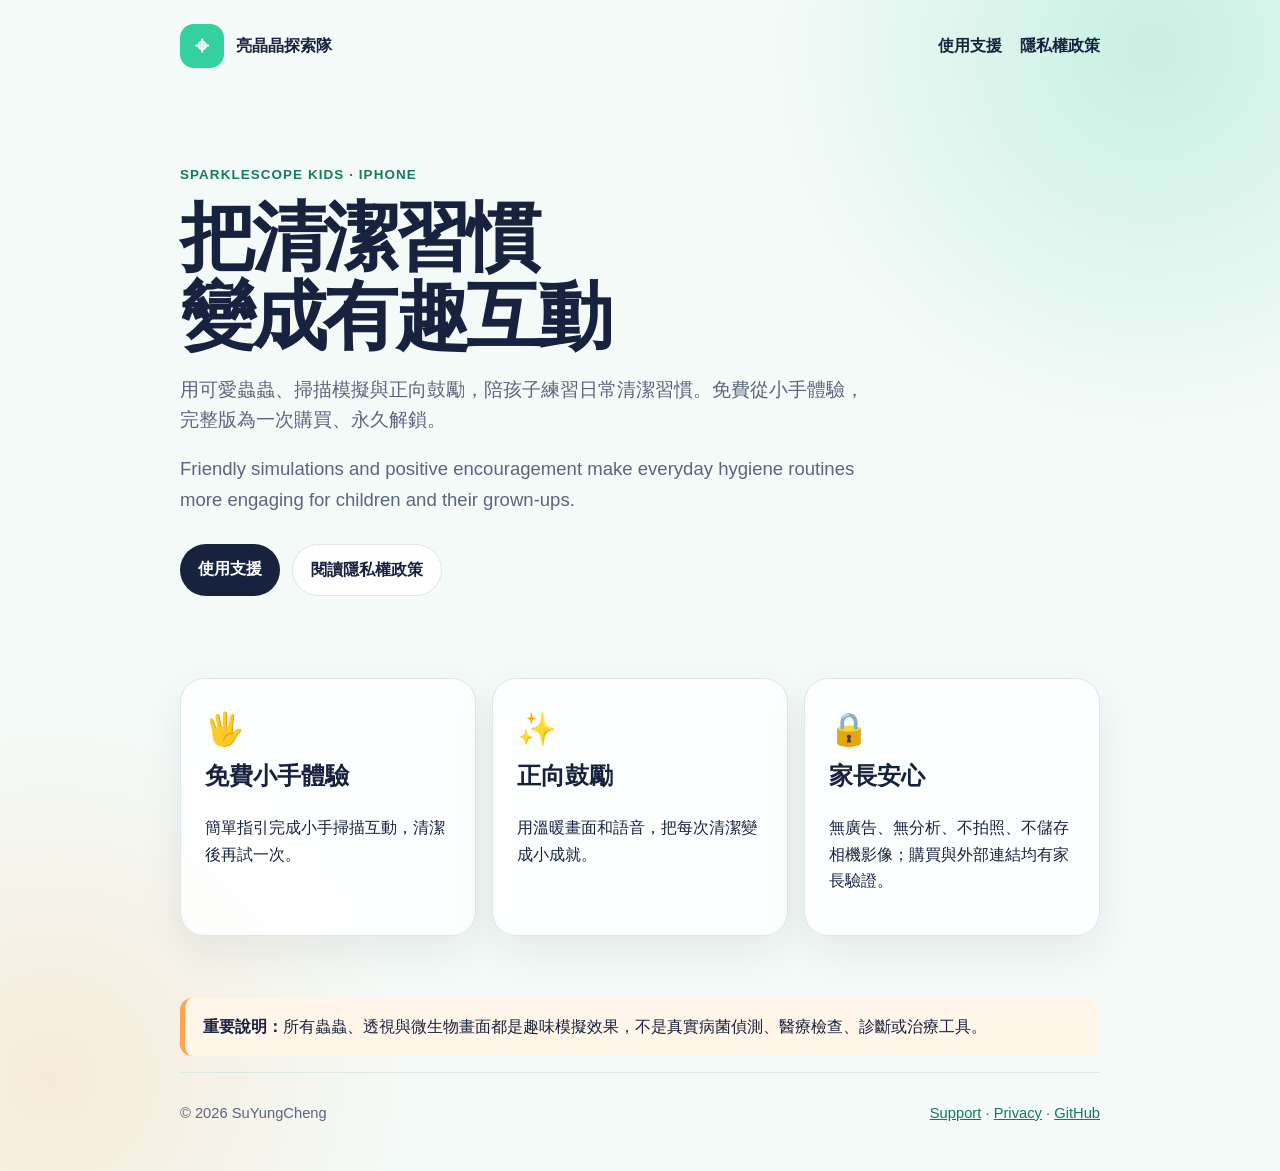
<file: index.html>
<!doctype html>
<html lang="zh-Hant">
<head>
  <meta charset="utf-8">
  <meta name="viewport" content="width=device-width, initial-scale=1">
  <meta name="description" content="亮晶晶探索隊 SparkleScope Kids：兒童清潔習慣互動體驗。">
  <title>亮晶晶探索隊 · SparkleScope Kids</title>
  <link rel="stylesheet" href="assets/styles.css">
</head>
<body>
  <div class="shell">
    <header>
      <a class="brand" href="./"><span class="mark" aria-hidden="true">⌖</span><span>亮晶晶探索隊</span></a>
      <nav aria-label="Main navigation"><a href="support/">使用支援</a><a href="privacy/">隱私權政策</a></nav>
    </header>
    <main>
      <section class="hero">
        <div class="eyebrow">SparkleScope Kids · iPhone</div>
        <h1>把清潔習慣<br>變成有趣互動</h1>
        <p class="lede">用可愛蟲蟲、掃描模擬與正向鼓勵，陪孩子練習日常清潔習慣。免費從小手體驗，完整版為一次購買、永久解鎖。</p>
        <p class="lede">Friendly simulations and positive encouragement make everyday hygiene routines more engaging for children and their grown-ups.</p>
        <div class="actions"><a class="button" href="support/">使用支援</a><a class="button secondary" href="privacy/">閱讀隱私權政策</a></div>
      </section>
      <section class="grid" aria-label="Features">
        <article class="card"><div class="icon" aria-hidden="true">🖐️</div><h2>免費小手體驗</h2><p>簡單指引完成小手掃描互動，清潔後再試一次。</p></article>
        <article class="card"><div class="icon" aria-hidden="true">✨</div><h2>正向鼓勵</h2><p>用溫暖畫面和語音，把每次清潔變成小成就。</p></article>
        <article class="card"><div class="icon" aria-hidden="true">🔒</div><h2>家長安心</h2><p>無廣告、無分析、不拍照、不儲存相機影像；購買與外部連結均有家長驗證。</p></article>
      </section>
      <p class="notice"><strong>重要說明：</strong>所有蟲蟲、透視與微生物畫面都是趣味模擬效果，不是真實病菌偵測、醫療檢查、診斷或治療工具。</p>
    </main>
    <footer><div class="row"><span>© 2026 SuYungCheng</span><span><a href="support/">Support</a> · <a href="privacy/">Privacy</a> · <a href="https://github.com/SuYungCheng">GitHub</a></span></div></footer>
  </div>
</body>
</html>
</file>
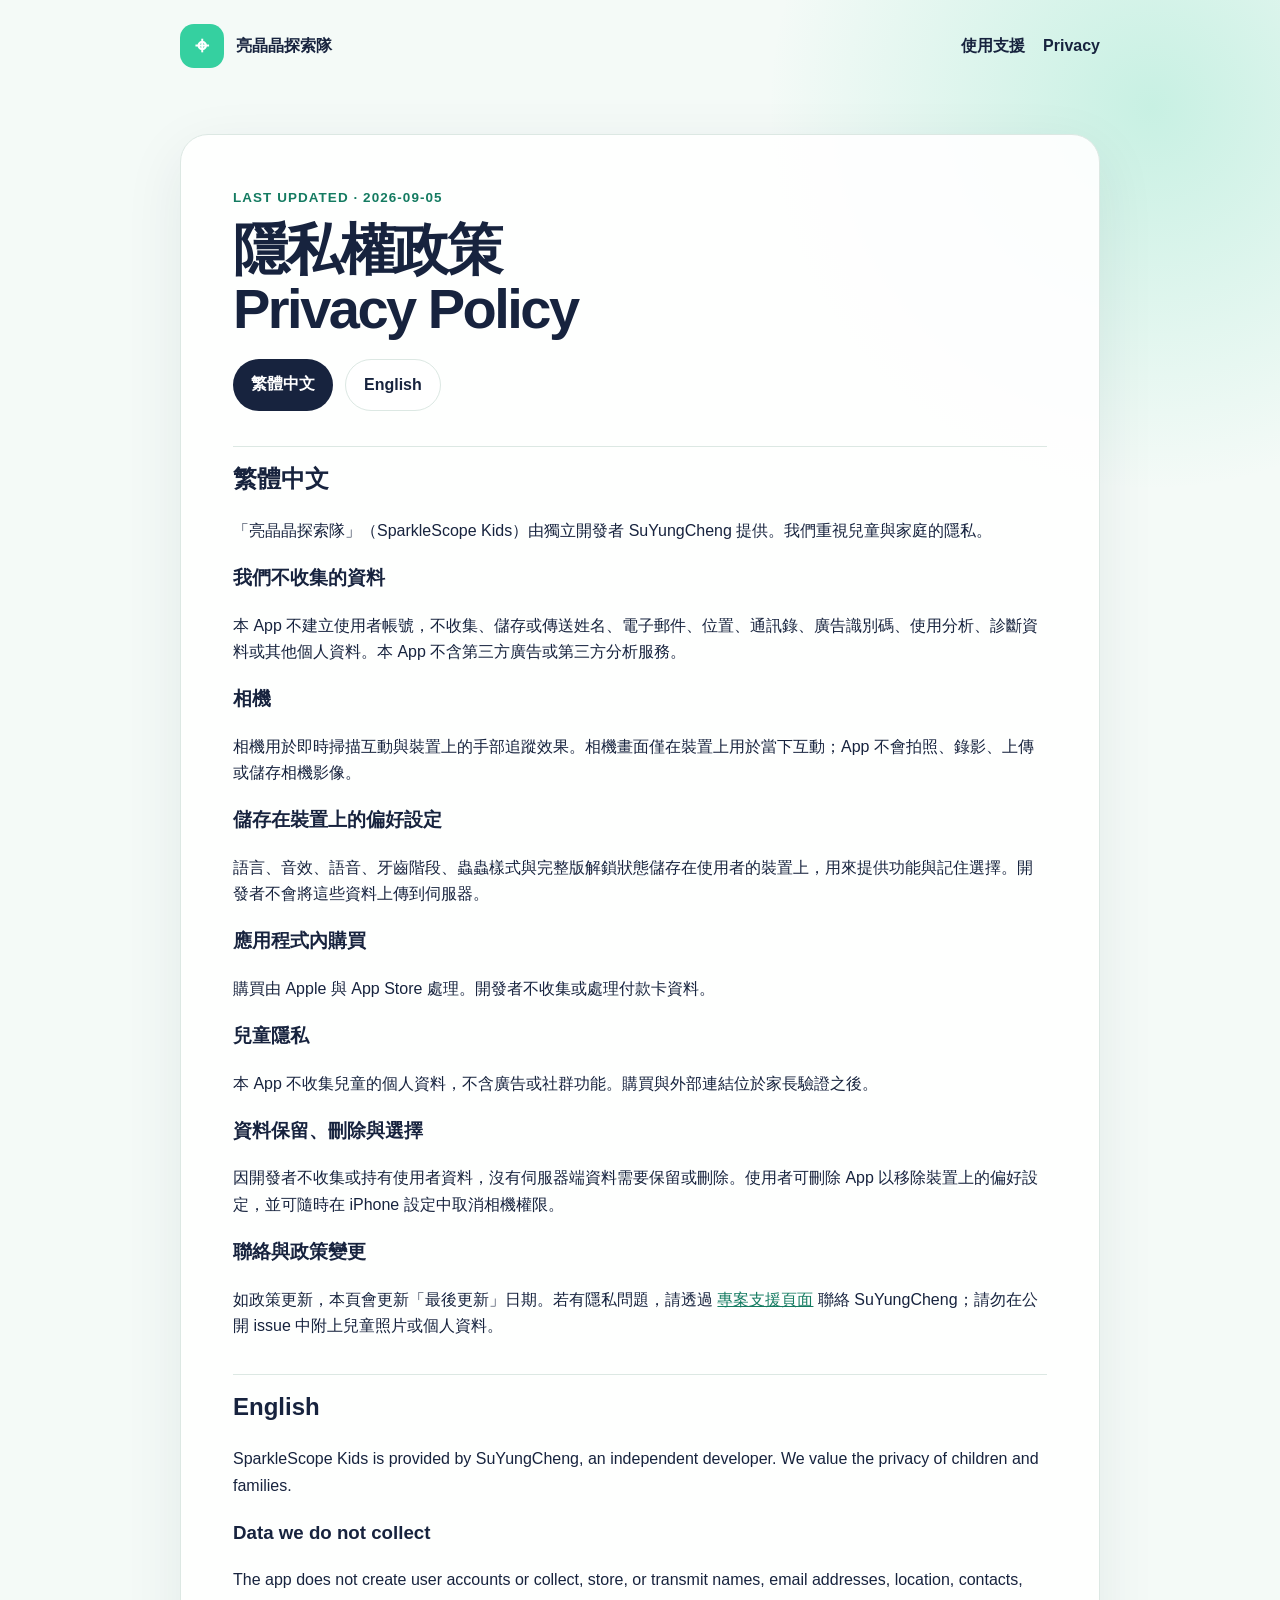
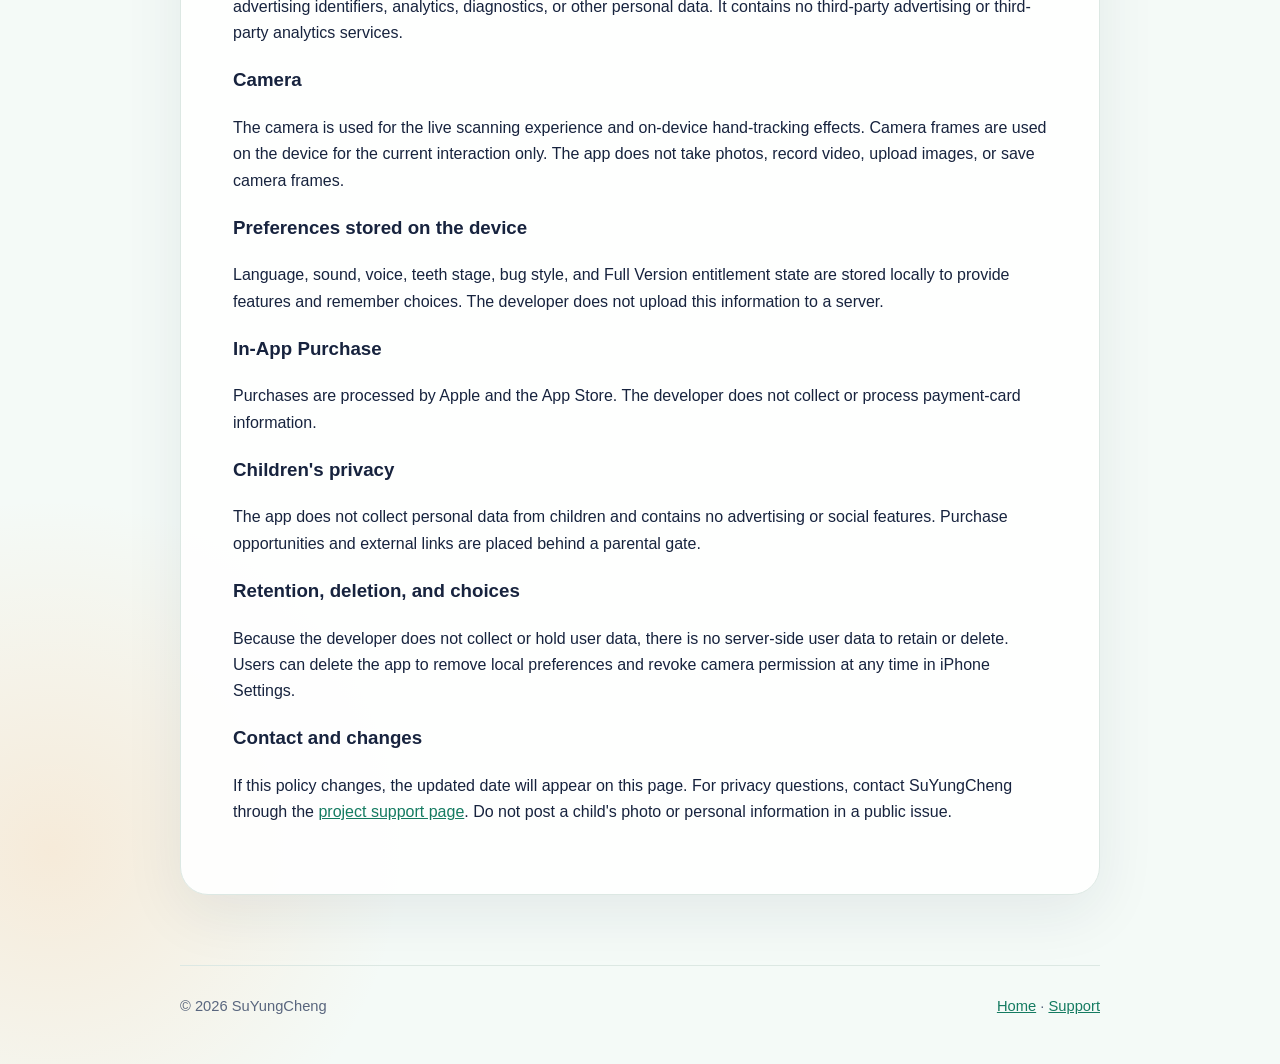
<file: privacy/index.html>
<!doctype html>
<html lang="zh-Hant">
<head>
  <meta charset="utf-8">
  <meta name="viewport" content="width=device-width, initial-scale=1">
  <meta name="description" content="亮晶晶探索隊 SparkleScope Kids 隱私權政策。">
  <title>隱私權政策 · 亮晶晶探索隊</title>
  <link rel="stylesheet" href="../assets/styles.css">
</head>
<body>
  <div class="shell">
    <header><a class="brand" href="../"><span class="mark" aria-hidden="true">⌖</span><span>亮晶晶探索隊</span></a><nav><a href="../support/">使用支援</a><a href="./">Privacy</a></nav></header>
    <main class="article">
      <article class="article-card">
        <div class="eyebrow">Last updated · 2026-09-05</div>
        <h1>隱私權政策<br><span lang="en">Privacy Policy</span></h1>
        <div class="lang-jump"><a class="button" href="#zh">繁體中文</a><a class="button secondary" href="#en">English</a></div>

        <section id="zh">
          <h2>繁體中文</h2>
          <p>「亮晶晶探索隊」（SparkleScope Kids）由獨立開發者 SuYungCheng 提供。我們重視兒童與家庭的隱私。</p>
          <h3>我們不收集的資料</h3>
          <p>本 App 不建立使用者帳號，不收集、儲存或傳送姓名、電子郵件、位置、通訊錄、廣告識別碼、使用分析、診斷資料或其他個人資料。本 App 不含第三方廣告或第三方分析服務。</p>
          <h3>相機</h3>
          <p>相機用於即時掃描互動與裝置上的手部追蹤效果。相機畫面僅在裝置上用於當下互動；App 不會拍照、錄影、上傳或儲存相機影像。</p>
          <h3>儲存在裝置上的偏好設定</h3>
          <p>語言、音效、語音、牙齒階段、蟲蟲樣式與完整版解鎖狀態儲存在使用者的裝置上，用來提供功能與記住選擇。開發者不會將這些資料上傳到伺服器。</p>
          <h3>應用程式內購買</h3>
          <p>購買由 Apple 與 App Store 處理。開發者不收集或處理付款卡資料。</p>
          <h3>兒童隱私</h3>
          <p>本 App 不收集兒童的個人資料，不含廣告或社群功能。購買與外部連結位於家長驗證之後。</p>
          <h3>資料保留、刪除與選擇</h3>
          <p>因開發者不收集或持有使用者資料，沒有伺服器端資料需要保留或刪除。使用者可刪除 App 以移除裝置上的偏好設定，並可隨時在 iPhone 設定中取消相機權限。</p>
          <h3>聯絡與政策變更</h3>
          <p>如政策更新，本頁會更新「最後更新」日期。若有隱私問題，請透過 <a href="https://github.com/SuYungCheng/sparklescope-kids-support/issues/new">專案支援頁面</a> 聯絡 SuYungCheng；請勿在公開 issue 中附上兒童照片或個人資料。</p>
        </section>

        <section id="en" lang="en">
          <h2>English</h2>
          <p>SparkleScope Kids is provided by SuYungCheng, an independent developer. We value the privacy of children and families.</p>
          <h3>Data we do not collect</h3>
          <p>The app does not create user accounts or collect, store, or transmit names, email addresses, location, contacts, advertising identifiers, analytics, diagnostics, or other personal data. It contains no third-party advertising or third-party analytics services.</p>
          <h3>Camera</h3>
          <p>The camera is used for the live scanning experience and on-device hand-tracking effects. Camera frames are used on the device for the current interaction only. The app does not take photos, record video, upload images, or save camera frames.</p>
          <h3>Preferences stored on the device</h3>
          <p>Language, sound, voice, teeth stage, bug style, and Full Version entitlement state are stored locally to provide features and remember choices. The developer does not upload this information to a server.</p>
          <h3>In-App Purchase</h3>
          <p>Purchases are processed by Apple and the App Store. The developer does not collect or process payment-card information.</p>
          <h3>Children's privacy</h3>
          <p>The app does not collect personal data from children and contains no advertising or social features. Purchase opportunities and external links are placed behind a parental gate.</p>
          <h3>Retention, deletion, and choices</h3>
          <p>Because the developer does not collect or hold user data, there is no server-side user data to retain or delete. Users can delete the app to remove local preferences and revoke camera permission at any time in iPhone Settings.</p>
          <h3>Contact and changes</h3>
          <p>If this policy changes, the updated date will appear on this page. For privacy questions, contact SuYungCheng through the <a href="https://github.com/SuYungCheng/sparklescope-kids-support/issues/new">project support page</a>. Do not post a child's photo or personal information in a public issue.</p>
        </section>
      </article>
    </main>
    <footer><div class="row"><span>© 2026 SuYungCheng</span><span><a href="../">Home</a> · <a href="../support/">Support</a></span></div></footer>
  </div>
</body>
</html>
</file>
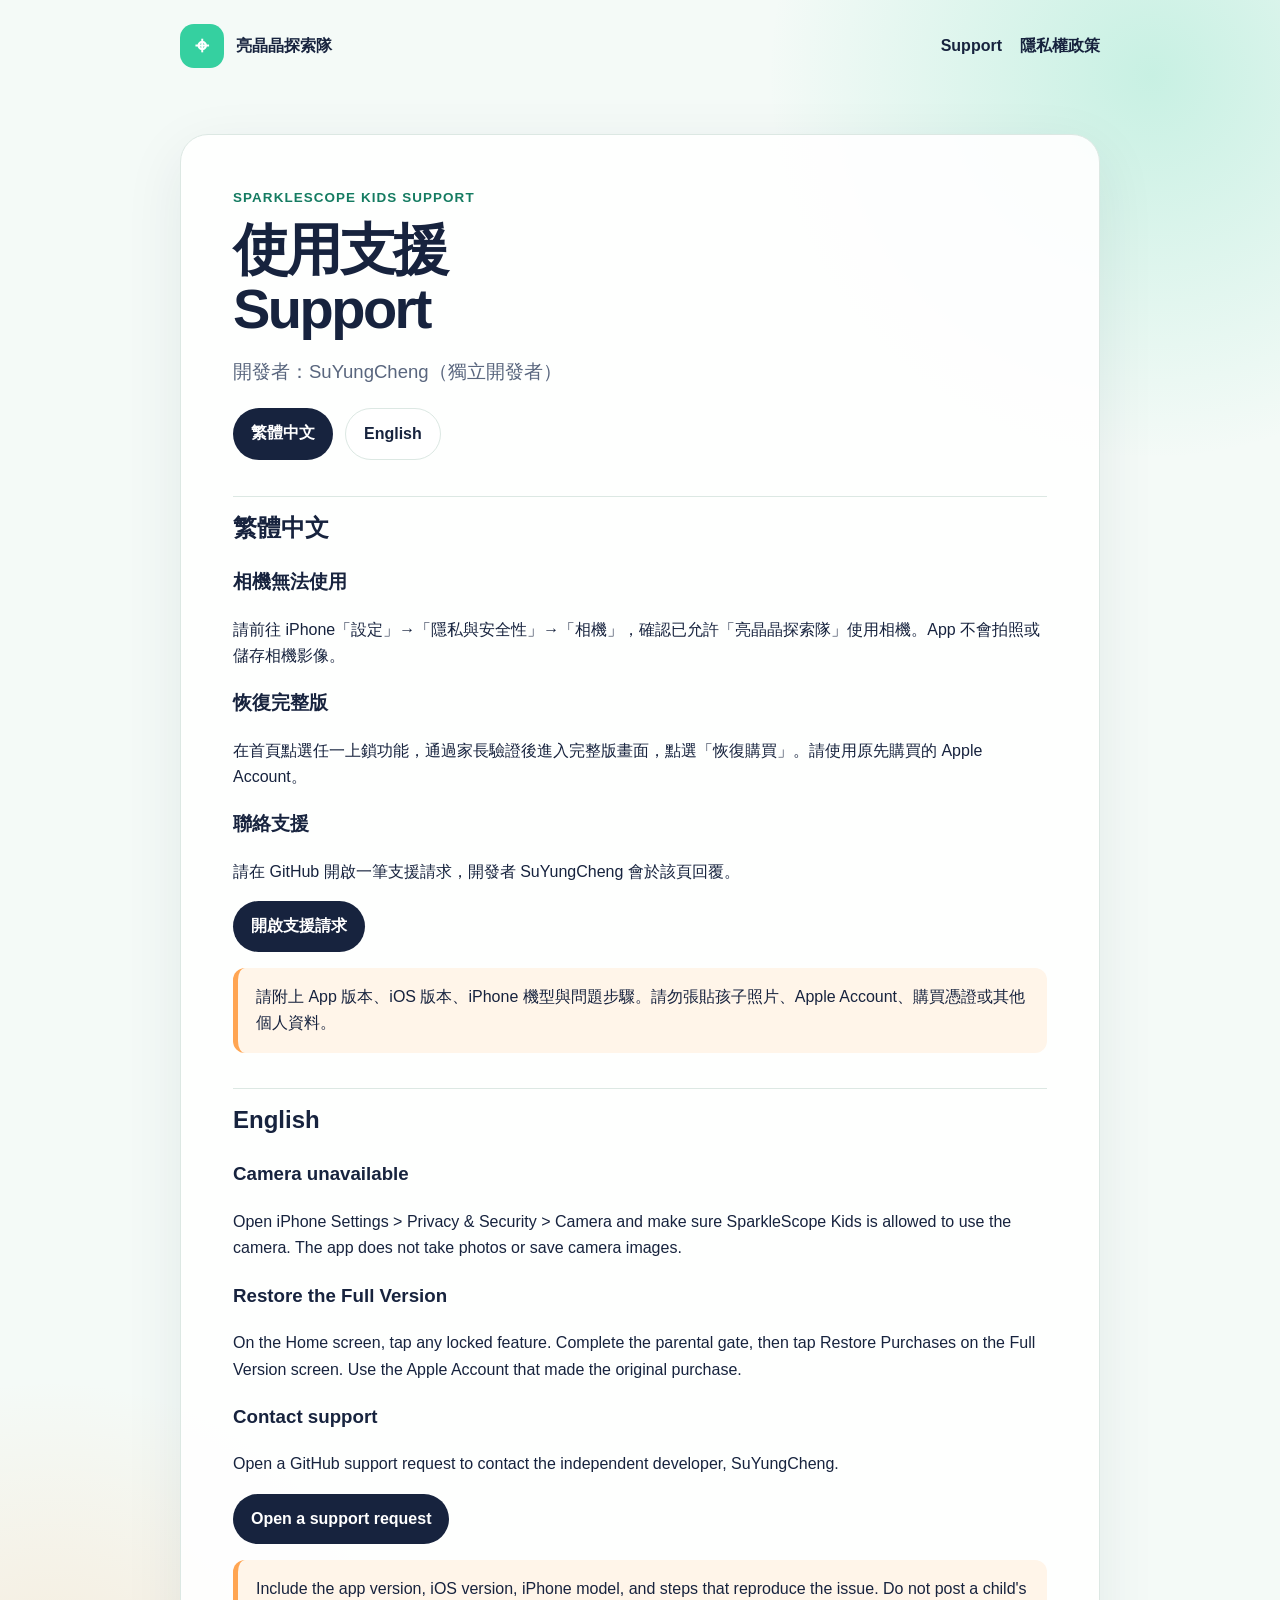
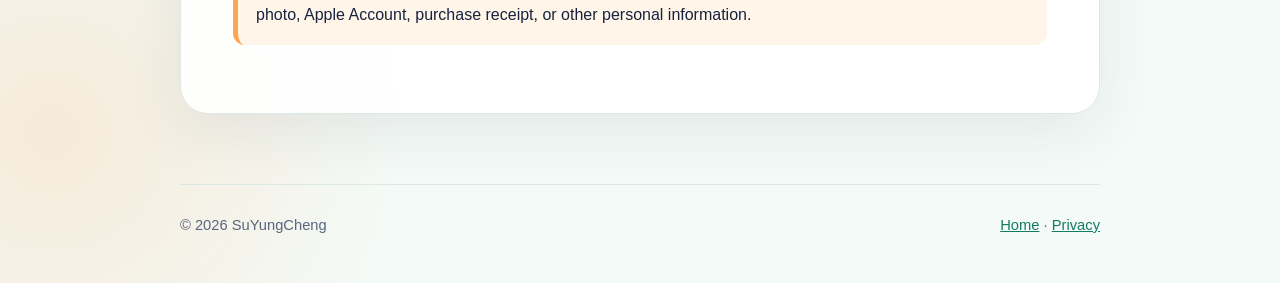
<file: support/index.html>
<!doctype html>
<html lang="zh-Hant">
<head>
  <meta charset="utf-8">
  <meta name="viewport" content="width=device-width, initial-scale=1">
  <meta name="description" content="亮晶晶探索隊 SparkleScope Kids 使用支援。">
  <title>使用支援 · 亮晶晶探索隊</title>
  <link rel="stylesheet" href="../assets/styles.css">
</head>
<body>
  <div class="shell">
    <header><a class="brand" href="../"><span class="mark" aria-hidden="true">⌖</span><span>亮晶晶探索隊</span></a><nav><a href="./">Support</a><a href="../privacy/">隱私權政策</a></nav></header>
    <main class="article">
      <article class="article-card">
        <div class="eyebrow">SparkleScope Kids Support</div>
        <h1>使用支援<br><span lang="en">Support</span></h1>
        <p class="lede">開發者：SuYungCheng（獨立開發者）</p>
        <div class="lang-jump"><a class="button" href="#zh">繁體中文</a><a class="button secondary" href="#en">English</a></div>

        <section id="zh">
          <h2>繁體中文</h2>
          <h3>相機無法使用</h3>
          <p>請前往 iPhone「設定」→「隱私與安全性」→「相機」，確認已允許「亮晶晶探索隊」使用相機。App 不會拍照或儲存相機影像。</p>
          <h3>恢復完整版</h3>
          <p>在首頁點選任一上鎖功能，通過家長驗證後進入完整版畫面，點選「恢復購買」。請使用原先購買的 Apple Account。</p>
          <h3>聯絡支援</h3>
          <p>請在 GitHub 開啟一筆支援請求，開發者 SuYungCheng 會於該頁回覆。</p>
          <p><a class="button" href="https://github.com/SuYungCheng/sparklescope-kids-support/issues/new">開啟支援請求</a></p>
          <p class="notice">請附上 App 版本、iOS 版本、iPhone 機型與問題步驟。請勿張貼孩子照片、Apple Account、購買憑證或其他個人資料。</p>
        </section>

        <section id="en" lang="en">
          <h2>English</h2>
          <h3>Camera unavailable</h3>
          <p>Open iPhone Settings &gt; Privacy &amp; Security &gt; Camera and make sure SparkleScope Kids is allowed to use the camera. The app does not take photos or save camera images.</p>
          <h3>Restore the Full Version</h3>
          <p>On the Home screen, tap any locked feature. Complete the parental gate, then tap Restore Purchases on the Full Version screen. Use the Apple Account that made the original purchase.</p>
          <h3>Contact support</h3>
          <p>Open a GitHub support request to contact the independent developer, SuYungCheng.</p>
          <p><a class="button" href="https://github.com/SuYungCheng/sparklescope-kids-support/issues/new">Open a support request</a></p>
          <p class="notice">Include the app version, iOS version, iPhone model, and steps that reproduce the issue. Do not post a child's photo, Apple Account, purchase receipt, or other personal information.</p>
        </section>
      </article>
    </main>
    <footer><div class="row"><span>© 2026 SuYungCheng</span><span><a href="../">Home</a> · <a href="../privacy/">Privacy</a></span></div></footer>
  </div>
</body>
</html>
</file>
<file: assets/styles.css>
:root {
  color-scheme: light;
  --navy: #17233e;
  --mint: #35d0a0;
  --mint-dark: #147b61;
  --orange: #ffa552;
  --paper: #f4faf7;
  --muted: #59667e;
  --line: #dce8e3;
  --white: #ffffff;
}

* { box-sizing: border-box; }

html { scroll-behavior: smooth; }

body {
  margin: 0;
  color: var(--navy);
  background:
    radial-gradient(circle at 90% 4%, rgba(53, 208, 160, .23), transparent 24rem),
    radial-gradient(circle at 4% 92%, rgba(255, 165, 82, .18), transparent 22rem),
    var(--paper);
  font-family: -apple-system, BlinkMacSystemFont, "Segoe UI", "Noto Sans TC", sans-serif;
  line-height: 1.65;
}

a { color: var(--mint-dark); }
a:hover { color: #0e604b; }

.shell { width: min(100% - 32px, 920px); margin: 0 auto; }

header {
  display: flex;
  align-items: center;
  justify-content: space-between;
  gap: 20px;
  padding: 24px 0;
}

.brand { display: flex; align-items: center; gap: 12px; color: var(--navy); text-decoration: none; font-weight: 900; }
.mark { display: grid; place-items: center; width: 44px; height: 44px; border-radius: 14px; color: white; background: var(--mint); font-size: 24px; }
nav { display: flex; gap: 18px; flex-wrap: wrap; }
nav a { color: var(--navy); text-decoration: none; font-weight: 700; }

.hero { padding: 72px 0 54px; }
.eyebrow { color: var(--mint-dark); font-size: .84rem; font-weight: 900; letter-spacing: .08em; text-transform: uppercase; }
h1 { max-width: 760px; margin: 12px 0 18px; font-size: clamp(2.45rem, 7vw, 4.7rem); line-height: 1.05; letter-spacing: -.045em; }
.lede { max-width: 700px; color: var(--muted); font-size: 1.16rem; }

.actions { display: flex; flex-wrap: wrap; gap: 12px; margin-top: 28px; }
.button { display: inline-block; padding: 12px 18px; border-radius: 999px; background: var(--navy); color: white; text-decoration: none; font-weight: 800; }
.button.secondary { background: white; color: var(--navy); border: 1px solid var(--line); }

.grid { display: grid; grid-template-columns: repeat(3, 1fr); gap: 16px; margin: 28px 0 62px; }
.card { padding: 24px; border: 1px solid var(--line); border-radius: 24px; background: rgba(255, 255, 255, .86); box-shadow: 0 16px 42px rgba(23, 35, 62, .07); }
.card h2, .card h3 { margin-top: 0; }
.icon { font-size: 2rem; }

main.article { padding: 42px 0 70px; }
.article-card { padding: clamp(24px, 5vw, 52px); border: 1px solid var(--line); border-radius: 28px; background: rgba(255,255,255,.92); box-shadow: 0 18px 60px rgba(23,35,62,.08); }
.article-card h1 { font-size: clamp(2rem, 6vw, 3.5rem); }
.article-card h2 { margin-top: 2.2rem; padding-top: .7rem; border-top: 1px solid var(--line); }
.notice { padding: 16px 18px; border-left: 5px solid var(--orange); border-radius: 12px; background: #fff5e9; }
.lang-jump { display: flex; gap: 12px; flex-wrap: wrap; margin: 20px 0 30px; }

footer { padding: 28px 0 46px; color: var(--muted); border-top: 1px solid var(--line); font-size: .92rem; }
footer .row { display: flex; justify-content: space-between; gap: 20px; flex-wrap: wrap; }

@media (max-width: 720px) {
  header { align-items: flex-start; flex-direction: column; }
  .hero { padding-top: 44px; }
  .grid { grid-template-columns: 1fr; }
}
</file>
